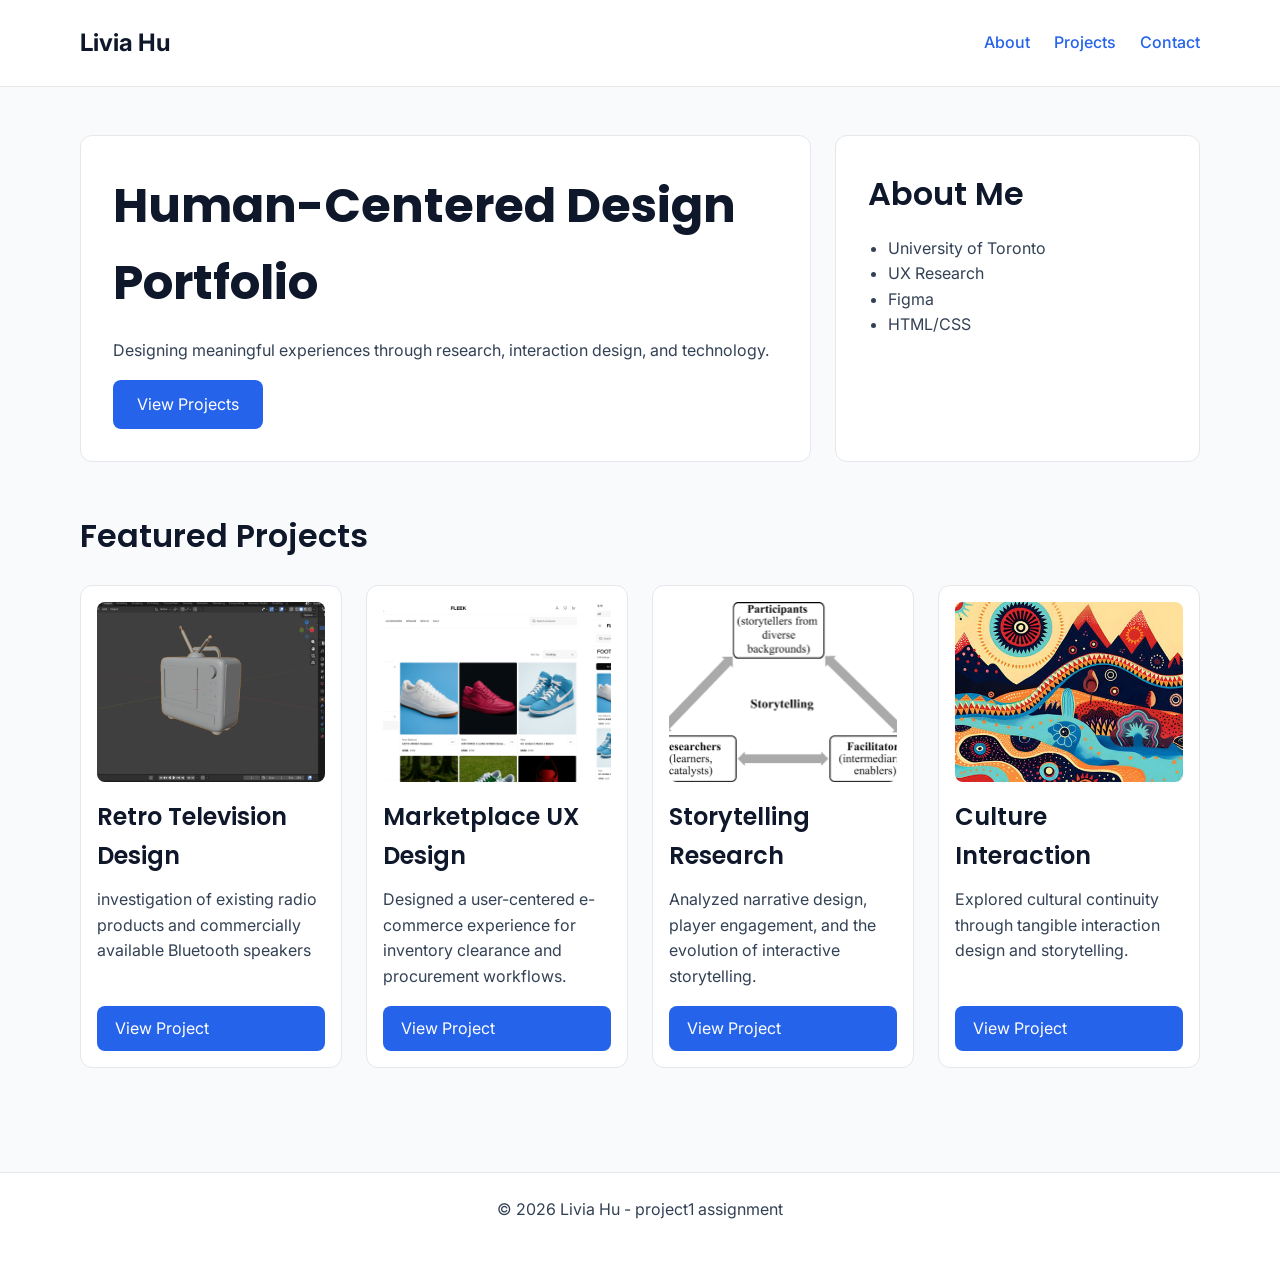
<file: index.html>
<!DOCTYPE html>
<html lang="en">

<head>
    <meta charset="UTF-8">
    <meta name="viewport" content="width=device-width, initial-scale=1.0">
    <title>Livia Hu | HCI Portfolio</title>

    <link rel="stylesheet" href="css/style.css">

    <!-- link for font -->
    <link
        href="https://fonts.googleapis.com/css2?family=Inter:wght@400;500&family=Poppins:wght@400;600;700&display=swap"
        rel="stylesheet">
</head>

<body>

    <header class="site-header">

        <a href="index.html" class="logo">
            Livia Hu
        </a>

        <nav>
            <ul class="nav-links">
                <li><a href="#">About</a></li>
                <li><a href="#projects">Projects</a></li>
                <li><a href="#">Contact</a></li>
            </ul>
        </nav>

    </header>

    <main>

        <section class="hero-grid">

            <div class="hero-main">

                <h1>Human-Centered Design Portfolio</h1>

                <p>
                    Designing meaningful experiences through
                    research, interaction design, and technology.
                </p>

                <a class="btn" href="#projects">
                    View Projects
                </a>

            </div>

            <aside class="hero-sidebar">

                <h2>About Me</h2>

                <ul>
                    <li>University of Toronto</li>
                    <li>UX Research</li>
                    <li>Figma</li>
                    <li>HTML/CSS</li>
                </ul>

            </aside>

        </section>

        <section id="projects">

            <h2>Featured Projects</h2>

            <div class="project-grid">

                <article class="card">

                    <div class="card-image">
                        <img src="images/ratio.png" alt="Bluetooth Radio Redesign">
                    </div>
                    <h3>Retro Television Design</h3>

                    <p>
                        investigation of existing radio products and
                        commercially available Bluetooth speakers
                    </p>

                    <a class="btn-small" href="detail.html">
                        View Project
                    </a>

                </article>

                <article class="card">

                    <div class="card-image">
                        <img src="images/market.png" alt="E-commerce website design">
                    </div>
                    <h3>Marketplace UX Design</h3>

                    <p>
                        Designed a user-centered e-commerce experience
                        for inventory clearance and procurement workflows.
                    </p>

                    <a class="btn-small" href="#">
                        View Project
                    </a>

                </article>

                <article class="card">

                    <div class="card-image">
                        <img src="images/storytelling.png" alt="Bluetooth Radio Redesign">
                    </div>
                    <h3>Storytelling Research</h3>

                    <p>
                        Analyzed narrative design, player engagement,
                        and the evolution of interactive storytelling.
                    </p>

                    <a class="btn-small" href="#">
                        View Project
                    </a>

                </article>

                <article class="card">

                    <div class="card-image">
                        <img src="images/culture.jpg" alt="Bluetooth Radio Redesign">
                    </div>
                    <h3>Culture Interaction</h3>

                    <p>
                        Explored cultural continuity through tangible
                        interaction design and storytelling.
                    </p>

                    <a class="btn-small" href="#">
                        View Project
                    </a>

                </article>

            </div>

        </section>

    </main>

    <footer>
        <p>© 2026 Livia Hu - project1 assignment</p>
    </footer>

</body>

</html>
</file>
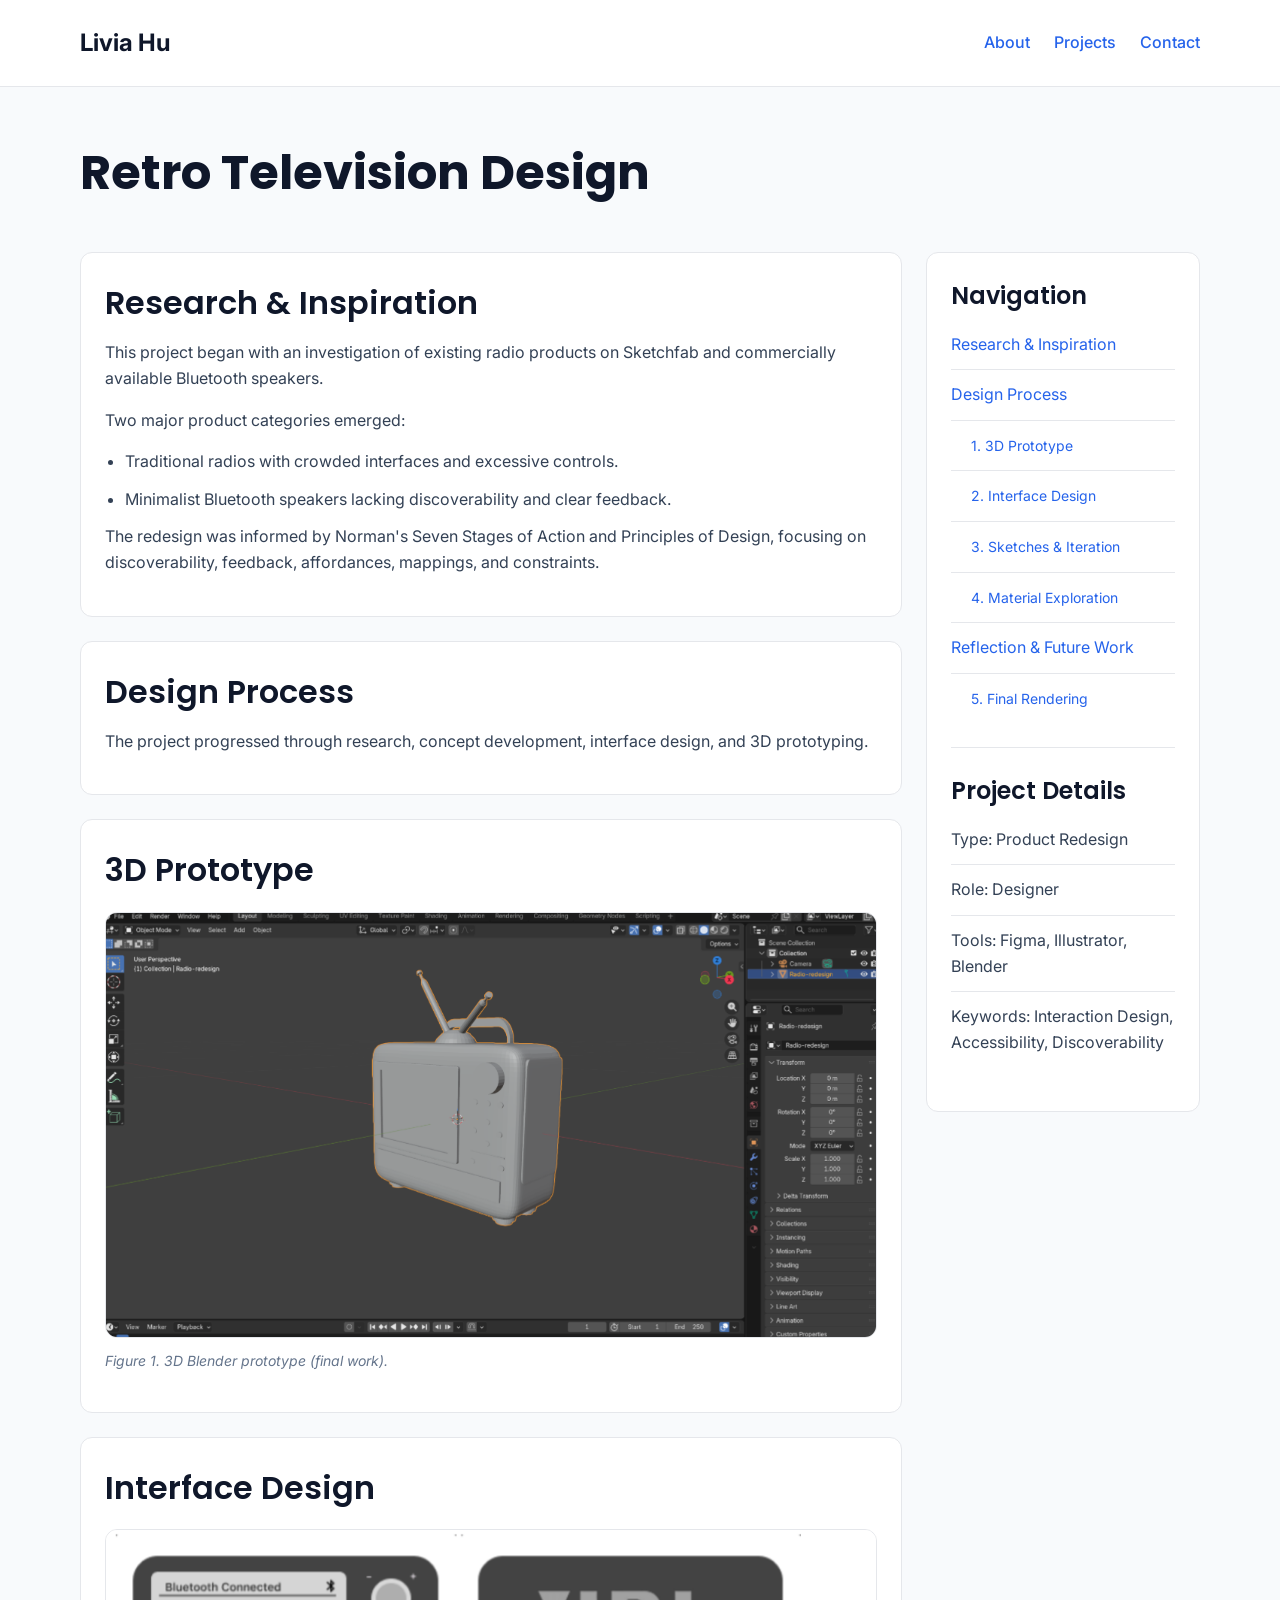
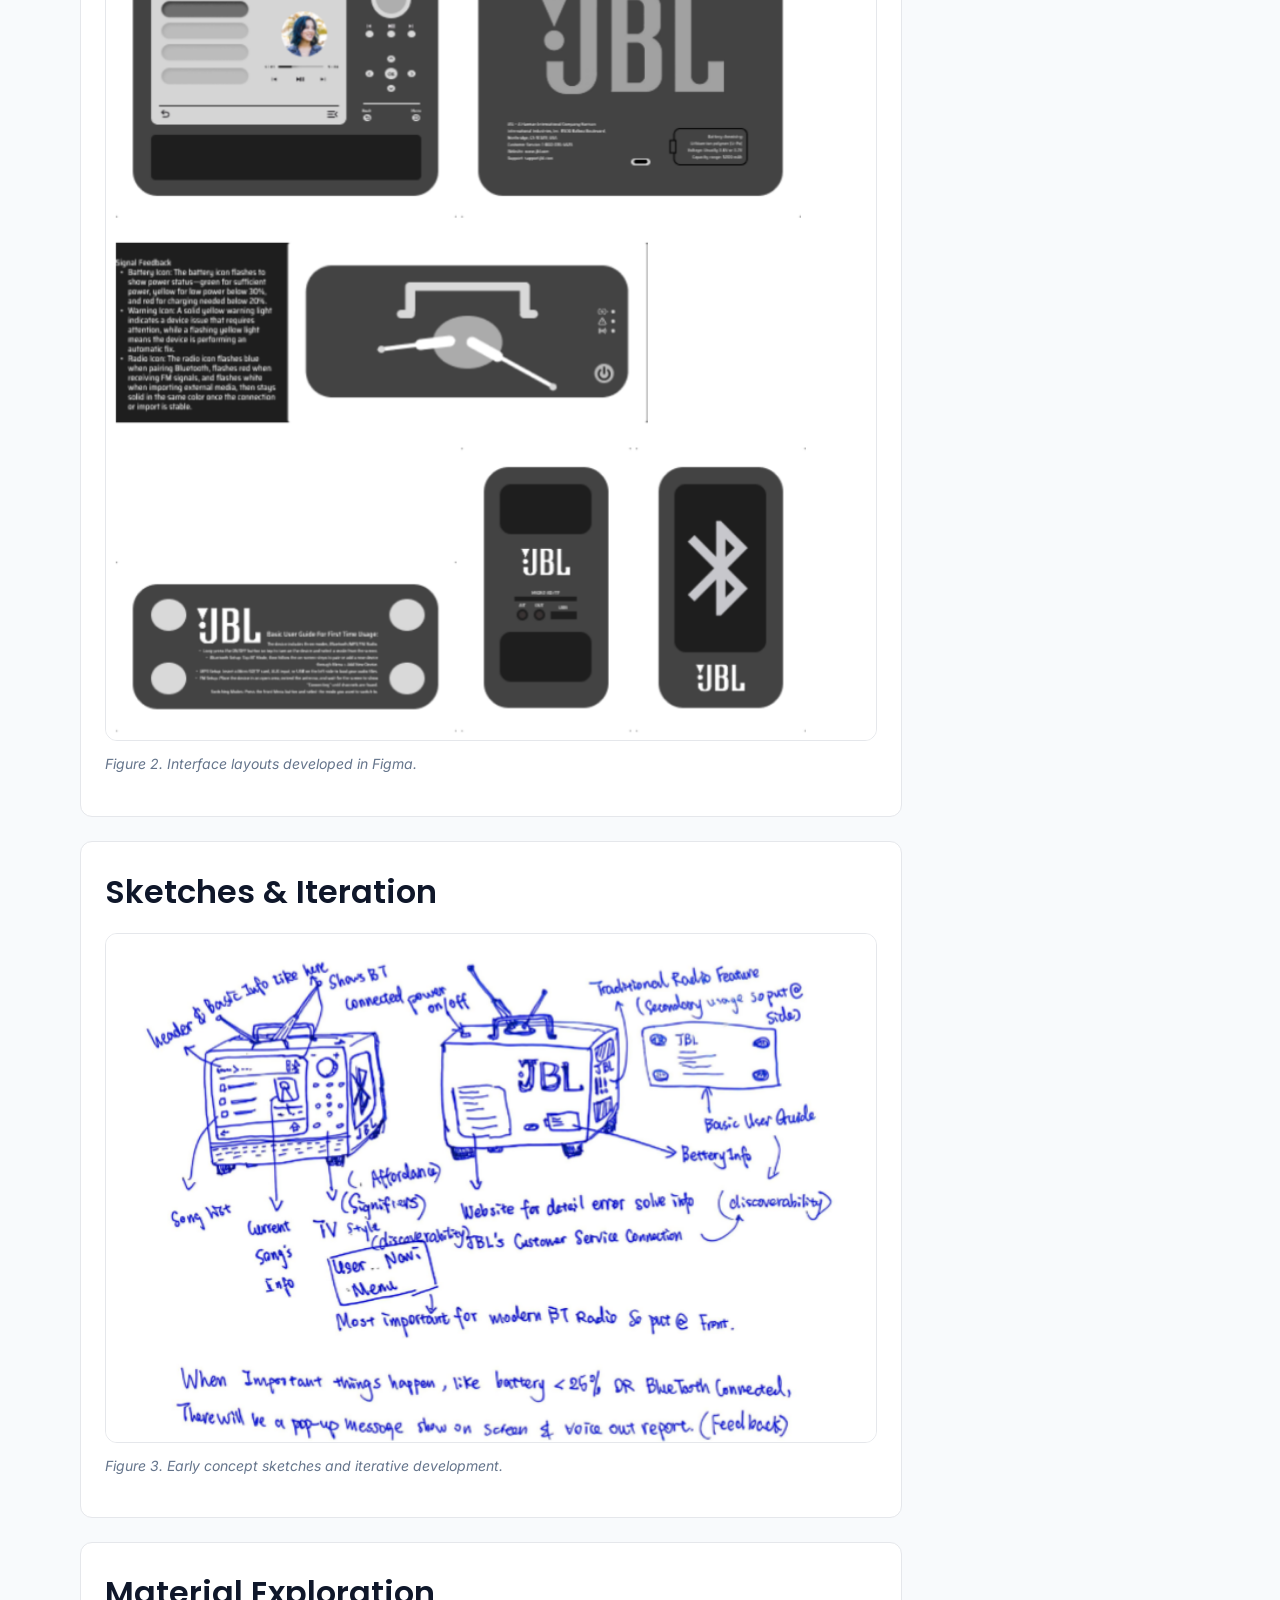
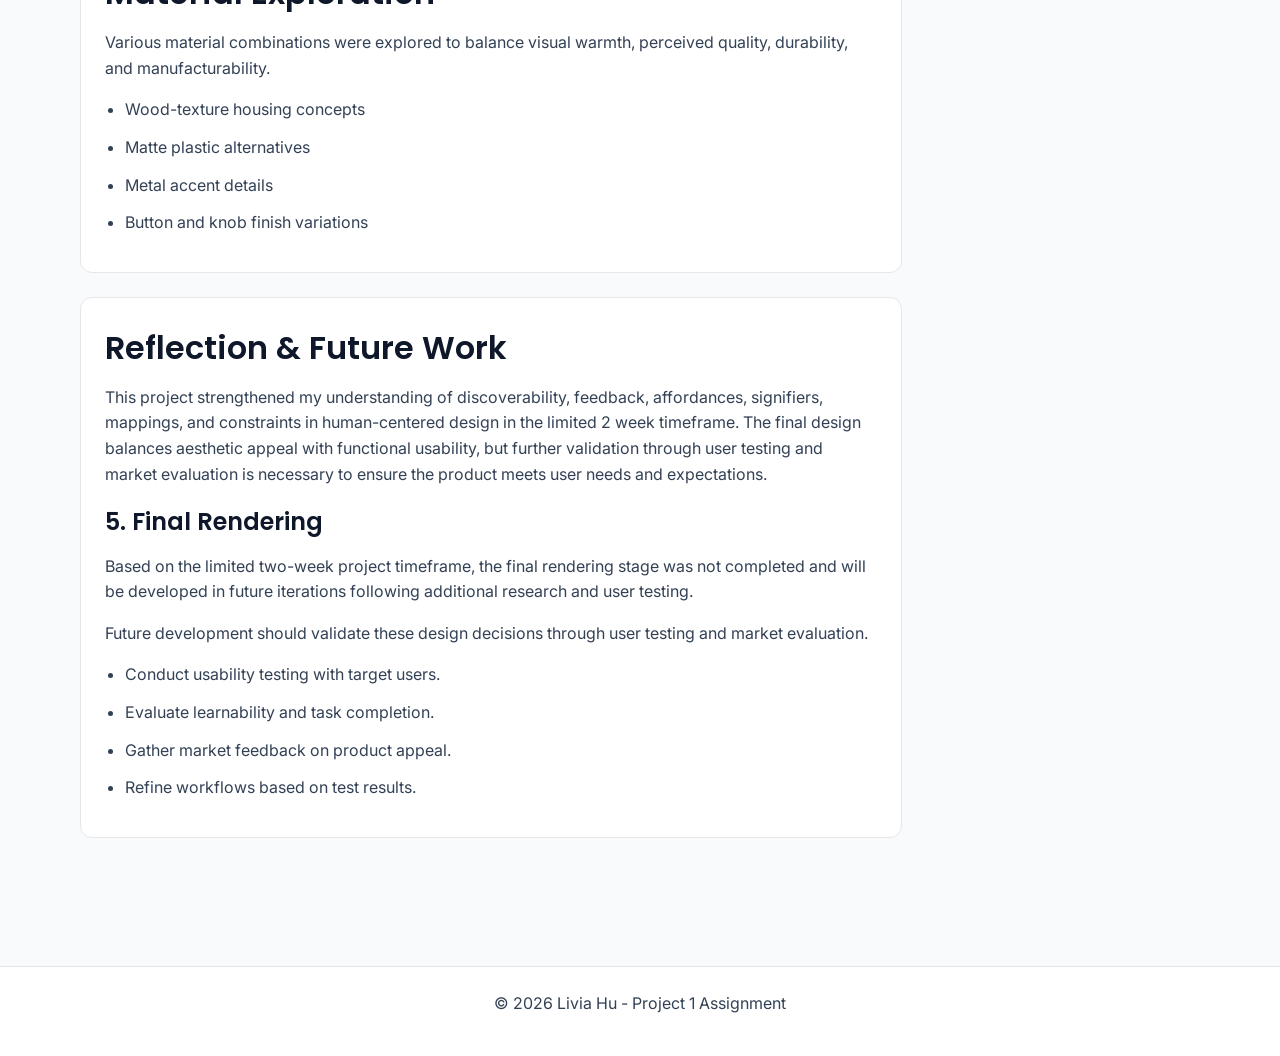
<file: detail.html>
<!DOCTYPE html>
<html lang="en">

<head>
    <meta charset="UTF-8">
    <meta name="viewport" content="width=device-width, initial-scale=1.0">
    <title>Bluetooth Radio Redesign | Livia Hu</title>

    <link rel="stylesheet" href="css/style.css">

    <link
        href="https://fonts.googleapis.com/css2?family=Inter:wght@400;500&family=Poppins:wght@400;600;700&display=swap"
        rel="stylesheet">
</head>

<body>

    <header class="site-header">

        <a href="index.html" class="logo">
            Livia Hu
        </a>

        <nav>
            <ul class="nav-links">
                <li><a href="index.html">About</a></li>
                <li><a href="index.html#projects">Projects</a></li>
                <li><a href="#">Contact</a></li>
            </ul>
        </nav>

    </header>

    <main>

        <h1 class="page-title">
            Retro Television Design
        </h1>

        <section class="content-grid">

            <div class="case-study">

                <!-- SECTION 1 -->

                <section id="research" class="content-block">

                    <h2>Research & Inspiration</h2>

                    <p>
                        This project began with an investigation of
                        existing radio products on Sketchfab and
                        commercially available Bluetooth speakers.
                    </p>

                    <p>
                        Two major product categories emerged:
                    </p>

                    <ul>
                        <li>
                            Traditional radios with crowded interfaces
                            and excessive controls.
                        </li>

                        <li>
                            Minimalist Bluetooth speakers lacking
                            discoverability and clear feedback.
                        </li>
                    </ul>

                    <p>
                        The redesign was informed by Norman's Seven
                        Stages of Action and Principles of Design,
                        focusing on discoverability, feedback,
                        affordances, mappings, and constraints.
                    </p>

                </section>

                <!-- SECTION 2 -->

                <section id="process" class="content-block">

                    <h2>Design Process</h2>

                    <p>The project progressed through research, concept development, interface design, and 3D
                        prototyping.
                    </p>

                </section>

                <section id="prototype" class="content-block">

                    <h2>3D Prototype</h2>

                    <div class="project-image">
                        <img src="images/ratio.png" alt="Bluetooth radio prototype">
                    </div>

                    <p class="caption">
                        Figure 1. 3D Blender prototype (final work).
                    </p>

                </section>

                <section id="interface" class="content-block">

                    <h2>Interface Design</h2>

                    <div class="project-image">
                        <img src="images/interface.png" alt="Figma interface design">
                    </div>

                    <p class="caption">
                        Figure 2. Interface layouts developed in Figma.
                    </p>

                </section>

                <section id="iteration" class="content-block">

                    <h2>Sketches & Iteration</h2>

                    <div class="project-image">
                        <img src="images/sketch.png" alt="Design sketches">
                    </div>

                    <p class="caption">
                        Figure 3. Early concept sketches and iterative development.
                    </p>

                </section>

                <section id="materials" class="content-block">

                    <h2>Material Exploration</h2>

                    <p>
                        Various material combinations were explored to
                        balance visual warmth, perceived quality,
                        durability, and manufacturability.
                    </p>

                    <ul>
                        <li>Wood-texture housing concepts</li>
                        <li>Matte plastic alternatives</li>
                        <li>Metal accent details</li>
                        <li>Button and knob finish variations</li>
                    </ul>

                </section>



                <!-- SECTION 3 -->

                <section id="reflection" class="content-block">

                    <h2>Reflection & Future Work</h2>

                    <p>
                        This project strengthened my understanding of
                        discoverability, feedback, affordances,
                        signifiers, mappings, and constraints in
                        human-centered design in the limited 2 week timeframe. The final design balances aesthetic
                        appeal with functional usability, but further validation through user testing and market
                        evaluation is necessary to ensure the product meets user needs and expectations.
                    </p>

                    <h3 id="rendering">5. Final Rendering</h3>

                    <p>
                        Based on the limited two-week project timeframe,
                        the final rendering stage was not completed and
                        will be developed in future iterations following
                        additional research and user testing.
                    </p>

                    <p>
                        Future development should validate these design
                        decisions through user testing and market evaluation.
                    </p>


                    <ul>
                        <li>Conduct usability testing with target users.</li>
                        <li>Evaluate learnability and task completion.</li>
                        <li>Gather market feedback on product appeal.</li>
                        <li>Refine workflows based on test results.</li>
                    </ul>

                </section>

            </div>


            <aside class="sidebar">

                <h3>Navigation</h3>

                <ul>

                    <li>
                        <a href="#research">Research & Inspiration</a>
                    </li>

                    <li>
                        <a href="#process">Design Process</a>
                    </li>

                    <li class="sub-item">
                        <a href="#prototype">1. 3D Prototype</a>
                    </li>

                    <li class="sub-item">
                        <a href="#interface">2. Interface Design</a>
                    </li>

                    <li class="sub-item">
                        <a href="#iteration">3. Sketches & Iteration</a>
                    </li>

                    <li class="sub-item">
                        <a href="#materials">4. Material Exploration</a>
                    </li>

                    <li>
                        <a href="#reflection">Reflection & Future Work</a>
                    </li>

                    <li class="sub-item">
                        <a href="#rendering">5. Final Rendering</a>
                    </li>

                </ul>

                <hr>

                <h3>Project Details</h3>

                <ul>
                    <li>Type: Product Redesign</li>
                    <li>Role: Designer</li>
                    <li>Tools: Figma, Illustrator, Blender</li>
                    <li>Keywords: Interaction Design, Accessibility, Discoverability</li>
                </ul>

            </aside>

        </section>

    </main>

    <footer>
        <p>© 2026 Livia Hu - Project 1 Assignment</p>
    </footer>

</body>

</html>
</file>
<file: css/style.css>
/* global */

*{
    margin:0;
    padding:0;
    box-sizing:border-box;
}

/* design tokens */

:root{
    --primary:rgb(15,23,42);
    --accent:rgb(37,99,235);
    --text:rgb(51,65,85);
    --background:rgb(248,250,252);
    --radius:12px;
}

/* body */

body{
    font-family:"Inter",sans-serif;
    line-height:1.6;
    background:var(--background);
    color:var(--text);
}

/* typography */

h1,
h2,
h3{
    font-family:"Poppins",sans-serif;
    color:var(--primary);
}

h1{
    font-size:36px;
    font-weight:700;
    margin-bottom:16px;
}

h2{
    font-size:28px;
    font-weight:600;
    margin-bottom:16px;
}

h3{
    font-size:20px;
    font-weight:600;
    margin-bottom:12px;
}

p{
    margin-bottom:16px;
}

a{
    text-decoration:none;
    transition:0.2s ease;
}

a:hover{
    opacity:0.85;
}

/* header */

.site-header{
    display:flex;
    flex-direction:column;
    align-items:center;
    gap:16px;
    padding:24px;
    background:white;
    border-bottom:1px solid rgb(229,231,235);
}

.logo{
    font-size:24px;
    font-weight:700;
    color:var(--primary);
}

.nav-links{
    list-style:none;
    display:flex;
    gap:16px;
}

.nav-links a{
    color:var(--accent);
    font-weight:500;
}

/* hero */

.hero-grid{
    display:grid;
    grid-template-columns:1fr;
    gap:24px;
    padding:24px;
}

.hero-main,
.hero-sidebar{
    background:white;
    border:1px solid rgb(229,231,235);
    border-radius:var(--radius);
    padding:32px;
}

.hero-sidebar ul{
    padding-left:20px;
}

/* buttons */

.btn,
.btn-small{
    display:inline-block;
    background:var(--accent);
    color:white;
    border-radius:8px;
    transition:0.2s ease;
}

.btn{
    padding:12px 24px;
}

.btn-small{
    padding:10px 18px;
    margin-top:auto;
}

.btn:hover,
.btn-small:hover{
    background:var(--primary);
    opacity:1;
}

/* projects */

#projects{
    padding:24px;
}

.project-grid{
    display:grid;
    grid-template-columns:1fr;
    gap:24px;
    margin-top:24px;
}

/* cards */

.card{
    background:white;
    border:1px solid rgb(229,231,235);
    border-radius:var(--radius);
    display:flex;
    flex-direction:column;
    padding:16px;
    transition:0.2s ease;
}

.card:hover{
    transform:translateY(-3px);
    box-shadow:0 4px 12px rgba(0,0,0,0.08);
}

.card-image{
    height:180px;
    border-radius:8px;
    overflow:hidden;
    margin-bottom:16px;
}

.card-image img{
    width:100%;
    height:100%;
    object-fit:cover;
    display:block;
}

/* detail page */

.page-title{
    padding:24px;
}

.content-grid{
    display:grid;
    gap:24px;
    padding:24px;
    grid-template-columns:1fr;
}

.case-study{
    width:100%;
}

.sidebar{
    background:white;
    border:1px solid rgb(229,231,235);
    border-radius:var(--radius);
    padding:24px;
    height:fit-content;
}

.content-block{
    background:white;
    border:1px solid rgb(229,231,235);
    border-radius:var(--radius);
    padding:24px;
    margin-bottom:24px;
}

.content-block h2{
    margin-bottom:12px;
}

.content-block ul{
    margin-top:12px;
    margin-left:20px;
}

.content-block li{
    margin-bottom:12px;
}

/* sidebar */

.sidebar h3{
    margin-bottom:16px;
}

.sidebar ul{
    list-style:none;
    padding-left:0;
    margin-bottom:20px;
}

.sidebar li{
    margin-bottom:12px;
    padding-bottom:12px;
    border-bottom:1px solid rgb(229,231,235);
}

.sidebar li:last-child{
    border-bottom:none;
}

.sidebar a{
    color:var(--accent);
}

.sidebar hr{
    margin:24px 0;
    border:none;
    border-top:1px solid rgb(229,231,235);
}

/* design process sub-navigation */

.sub-item{
    padding-left:20px;
    margin-bottom:6px;
    padding-bottom:6px;
}

.sub-item a{
    font-size:14px;
    color:var(--accent);
}

/* images */

.project-image{
    margin-top:16px;
    margin-bottom:12px;
}

.project-image img{
    width:100%;
    display:block;
    border-radius:12px;
    border:1px solid rgb(229,231,235);
}

.caption{
    margin-top:12px;
    font-size:14px;
    color:rgb(100,116,139);
    font-style:italic;
}

/* footer */

footer{
    margin-top:24px;
    padding:24px;
    text-align:center;
    background:white;
    border-top:1px solid rgb(229,231,235);
}

/* mobile only */

@media (max-width:767px){

    .sidebar{
        order:-1;
    }

}

/* desktop */

@media (min-width:768px){

    .site-header{
        flex-direction:row;
        justify-content:space-between;
        padding:24px 80px;
    }

    .nav-links{
        gap:24px;
    }

    h1{
        font-size:48px;
    }

    h2{
        font-size:32px;
    }

    h3{
        font-size:24px;
    }

    .hero-grid{
        padding:48px 80px;
        grid-template-columns:2fr 1fr;
    }

    #projects{
        padding:0 80px 80px;
    }

    .project-grid{
        grid-template-columns:repeat(4,1fr);
    }

    .page-title{
        padding:48px 80px 24px;
    }

    .content-grid{
        padding:0 80px 80px;
        grid-template-columns:3fr 1fr;
    }
}
</file>
